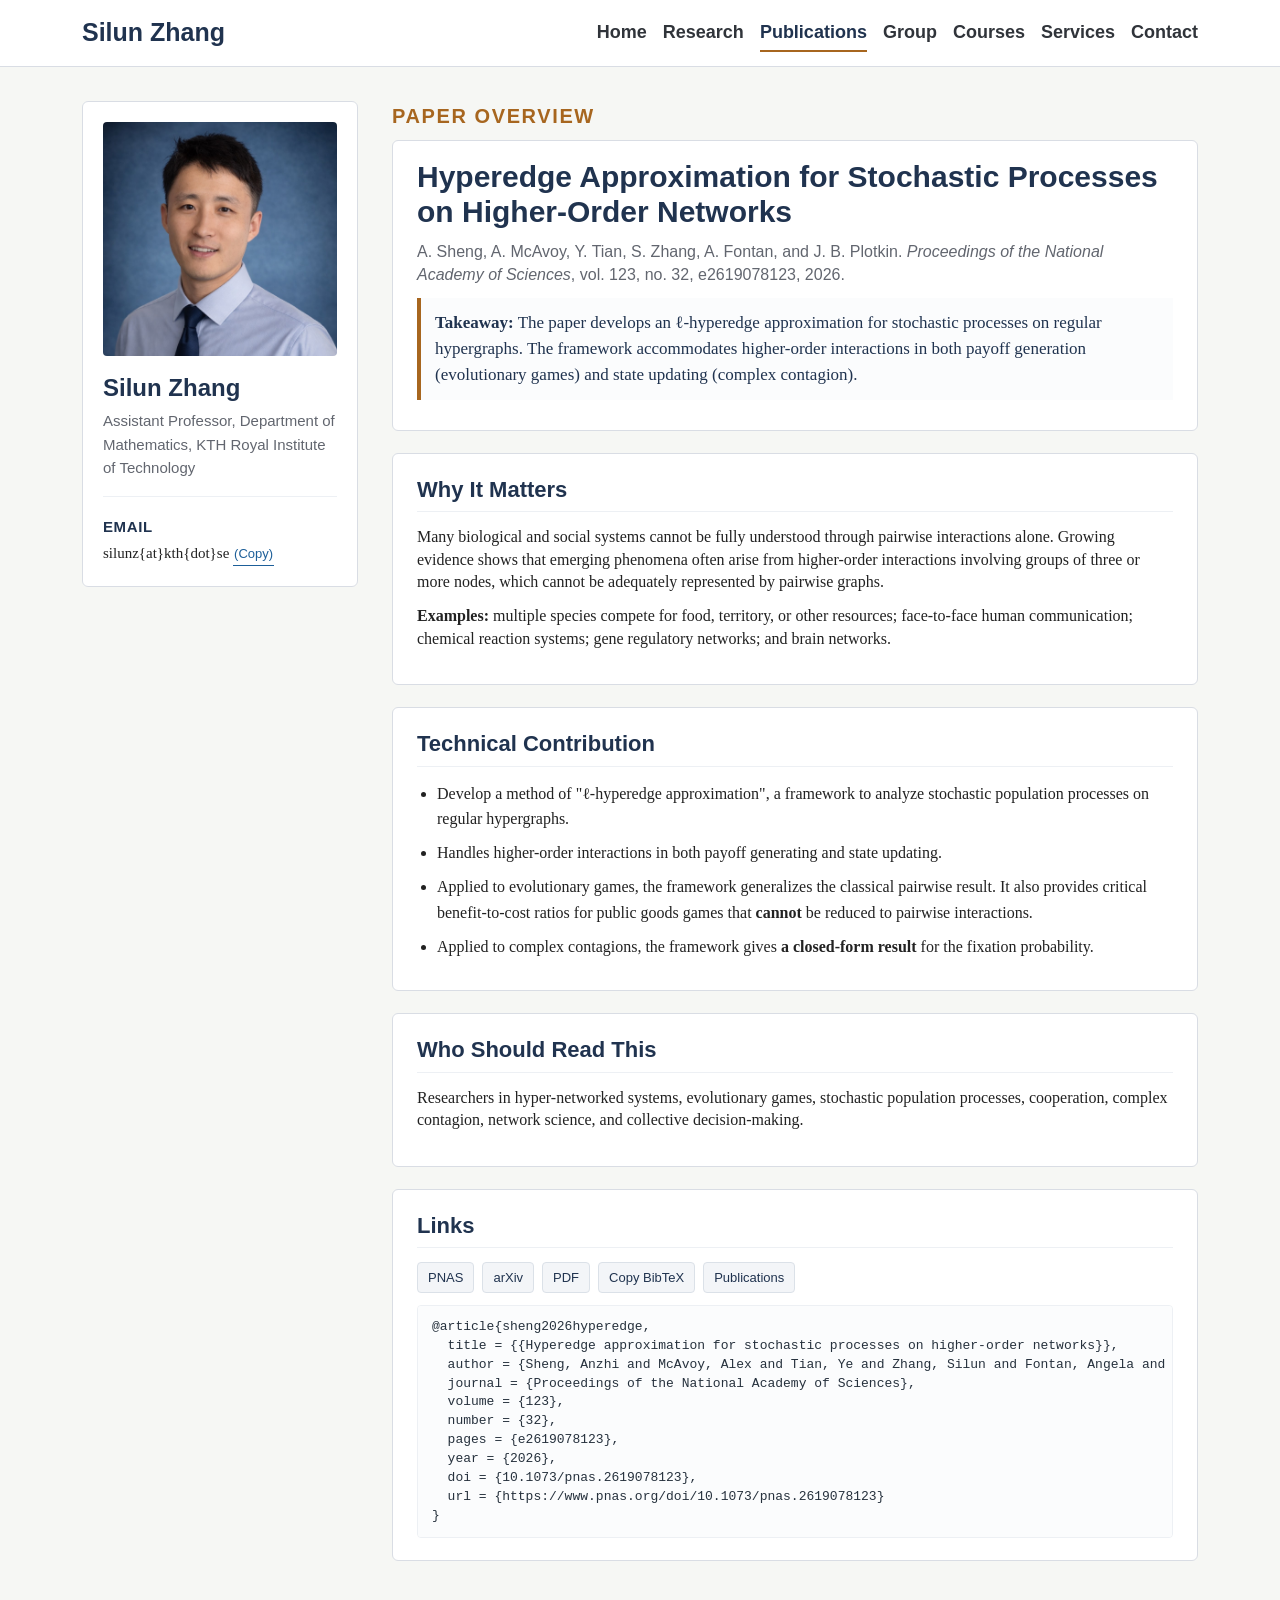
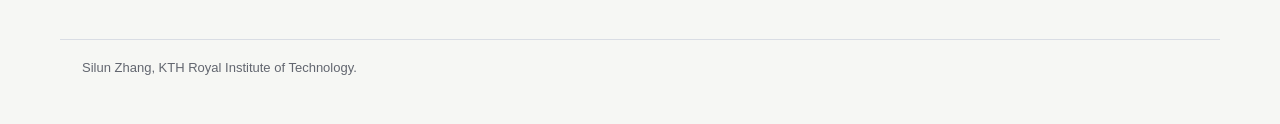
<file: papers/hyperedge-approximation-stochastic-processes.html>
<!doctype html>
<html lang="en">
<head>
  <meta charset="utf-8">
  <meta name="viewport" content="width=device-width, initial-scale=1">
  <title>Hyperedge Approximation for Stochastic Processes on Higher-Order Networks | Silun Zhang</title>
  <meta name="description" content="Overview of Hyperedge approximation for stochastic processes on higher-order networks by A. Sheng, A. McAvoy, Y. Tian, S. Zhang, A. Fontan, and J. B. Plotkin.">
  <meta name="author" content="Silun Zhang">
  <link rel="canonical" href="https://silunzh.github.io/papers/hyperedge-approximation-stochastic-processes.html">
  <link rel="icon" href="../assets/img/favicon.svg" type="image/svg+xml">
  <meta property="og:type" content="article">
  <meta property="og:title" content="Hyperedge Approximation for Stochastic Processes on Higher-Order Networks | Silun Zhang">
  <meta property="og:description" content="Overview of Hyperedge approximation for stochastic processes on higher-order networks by A. Sheng, A. McAvoy, Y. Tian, S. Zhang, A. Fontan, and J. B. Plotkin.">
  <meta property="og:url" content="https://silunzh.github.io/papers/hyperedge-approximation-stochastic-processes.html">
  <meta property="og:image" content="https://silunzh.github.io/assets/img/silun-zhang.jpg">
  <meta name="twitter:card" content="summary">
  <meta name="twitter:title" content="Hyperedge Approximation for Stochastic Processes on Higher-Order Networks | Silun Zhang">
  <meta name="twitter:description" content="Overview of Hyperedge approximation for stochastic processes on higher-order networks by A. Sheng, A. McAvoy, Y. Tian, S. Zhang, A. Fontan, and J. B. Plotkin.">
  <meta property="article:published_time" content="2026-08-05">
  <script type="application/ld+json">
    {
      "@context": "https://schema.org",
      "@type": "ScholarlyArticle",
      "headline": "Hyperedge approximation for stochastic processes on higher-order networks",
      "author": [
        {
          "@type": "Person",
          "name": "Anzhi Sheng"
        },
        {
          "@type": "Person",
          "name": "Alex McAvoy"
        },
        {
          "@type": "Person",
          "name": "Ye Tian"
        },
        {
          "@type": "Person",
          "name": "Silun Zhang",
          "url": "https://silunzh.github.io/"
        },
        {
          "@type": "Person",
          "name": "Angela Fontan"
        },
        {
          "@type": "Person",
          "name": "Joshua B. Plotkin"
        }
      ],
      "datePublished": "2026-08-05",
      "identifier": "https://doi.org/10.1073/pnas.2619078123",
      "url": "https://www.pnas.org/doi/10.1073/pnas.2619078123",
      "sameAs": [
        "https://www.pnas.org/doi/10.1073/pnas.2619078123",
        "https://arxiv.org/abs/2605.23444"
      ],
      "mainEntityOfPage": "https://silunzh.github.io/papers/hyperedge-approximation-stochastic-processes.html",
      "isPartOf": {
        "@type": "PublicationIssue",
        "issueNumber": "32",
        "isPartOf": {
          "@type": "PublicationVolume",
          "volumeNumber": "123",
          "isPartOf": {
            "@type": "Periodical",
            "name": "Proceedings of the National Academy of Sciences",
            "issn": "1091-6490"
          }
        }
      },
      "pagination": "e2619078123",
      "publisher": {
        "@type": "Organization",
        "name": "National Academy of Sciences"
      }
    }
  </script>
  <meta name="citation_title" content="Hyperedge approximation for stochastic processes on higher-order networks">
  <meta name="citation_author" content="Sheng, Anzhi">
  <meta name="citation_author" content="McAvoy, Alex">
  <meta name="citation_author" content="Tian, Ye">
  <meta name="citation_author" content="Zhang, Silun">
  <meta name="citation_author" content="Fontan, Angela">
  <meta name="citation_author" content="Plotkin, Joshua B.">
  <meta name="citation_journal_title" content="Proceedings of the National Academy of Sciences">
  <meta name="citation_volume" content="123">
  <meta name="citation_issue" content="32">
  <meta name="citation_firstpage" content="e2619078123">
  <meta name="citation_doi" content="10.1073/pnas.2619078123">
  <meta name="citation_publication_date" content="2026/08/05">
  <meta name="citation_arxiv_id" content="2605.23444">
  <meta name="citation_pdf_url" content="https://pnas.org/doi/pdf/10.1073/pnas.2619078123">
  <link rel="stylesheet" href="../assets/css/style.css">
</head>
<body>
  <header class="site-header">
    <div class="header-inner">
      <a class="site-title" href="../index.html">Silun Zhang</a>
      <nav class="site-nav" aria-label="Main navigation">
        <a href="../index.html">Home</a>
        <a href="../research.html">Research</a>
        <a class="active" href="../publications.html">Publications</a>
        <a href="../group.html">Group</a>
        <a href="../courses.html">Courses</a>
        <a href="../services.html">Services</a>
        <a href="../contact.html">Contact</a>
      </nav>
    </div>
  </header>

  <div class="page-shell">
    <aside class="profile" aria-label="Profile">
      <img src="../assets/img/silun-zhang.jpg" alt="Silun Zhang">
      <div class="profile-text">
        <p class="profile-name">Silun Zhang</p>
        <p class="role">Assistant Professor, Department of Mathematics, KTH Royal Institute of Technology</p>
        <dl>
          <dt>Email</dt>
          <dd><span data-email-text>silunz{at}kth{dot}se</span> <button class="inline-action js-only" type="button" data-copy="silunz@kth.se">(Copy)</button></dd>
        </dl>
      </div>
    </aside>

    <main>
      <p class="eyebrow">Paper Overview</p>
      <section class="section compact">
        <h1 class="paper-title">Hyperedge Approximation for Stochastic Processes on Higher-Order Networks</h1>
        <p class="paper-authors">A. Sheng, A. McAvoy, Y. Tian, S. Zhang, A. Fontan, and J. B. Plotkin. <em>Proceedings of the National Academy of Sciences</em>, vol. 123, no. 32, e2619078123, 2026.</p>
        <p class="paper-takeaway"><strong>Takeaway:</strong> The paper develops an &ell;-hyperedge approximation for stochastic processes on regular hypergraphs. The framework accommodates higher-order interactions in both payoff generation (evolutionary games) and state updating (complex contagion).</p>
      </section>

      <section class="section">
        <h2>Why It Matters</h2>
        <p>Many biological and social systems cannot be fully understood through pairwise interactions alone. Growing evidence shows that emerging phenomena often arise from higher-order interactions involving groups of three or more nodes, which cannot be adequately represented by pairwise graphs. </p>  
        <p><strong>Examples:</strong> multiple species compete for food, territory, or other resources; face-to-face human communication; chemical reaction systems; gene regulatory networks; and brain networks.</p> 
      </section>

      <section class="section">
        <h2>Technical Contribution</h2>
        <ul class="plain-list">
          <li>Develop a method of "&ell;-hyperedge approximation", a framework to analyze stochastic population processes on regular hypergraphs.</li>
          <li>Handles higher-order interactions in both payoff generating and state updating.</li>
          <li>Applied to evolutionary games, the framework generalizes the classical pairwise result. It also provides critical benefit-to-cost ratios for public goods games that <strong>cannot</strong> be reduced to pairwise interactions.</li>
          <li>Applied to complex contagions, the framework gives <strong>a closed-form result</strong> for the fixation probability.</li>
        </ul>
      </section>

      <section class="section">
        <h2>Who Should Read This</h2>
        <p>Researchers in hyper-networked systems, evolutionary games, stochastic population processes, cooperation, complex contagion, network science, and collective decision-making.</p>
      </section>

      <section class="section">
        <h2>Links</h2>
        <div class="paper-link-row">
          <a class="text-button" href="https://www.pnas.org/doi/10.1073/pnas.2619078123" target="_blank" rel="noreferrer">PNAS</a>
          <a class="text-button" href="https://arxiv.org/abs/2605.23444" target="_blank" rel="noreferrer">arXiv</a>
          <a class="text-button" href="https://pnas.org/doi/pdf/10.1073/pnas.2619078123" target="_blank" rel="noreferrer">PDF</a>
          <button class="text-button js-only" type="button" data-copy-target="bibtex-j9">Copy BibTeX</button>
          <a class="text-button" href="../publications.html">Publications</a>
        </div>
        <pre class="bibtex-block" id="bibtex-j9"><code>@article{sheng2026hyperedge,
  title = {{Hyperedge approximation for stochastic processes on higher-order networks}},
  author = {Sheng, Anzhi and McAvoy, Alex and Tian, Ye and Zhang, Silun and Fontan, Angela and Plotkin, Joshua B.},
  journal = {Proceedings of the National Academy of Sciences},
  volume = {123},
  number = {32},
  pages = {e2619078123},
  year = {2026},
  doi = {10.1073/pnas.2619078123},
  url = {https://www.pnas.org/doi/10.1073/pnas.2619078123}
}</code></pre>
      </section>
    </main>
  </div>

  <footer class="site-footer">
    <p>Silun Zhang, KTH Royal Institute of Technology.</p>
  </footer>
  <script src="../assets/js/google-analytics.js" defer></script>
  <script src="../assets/js/site.js" defer></script>
</body>
</html>
</file>
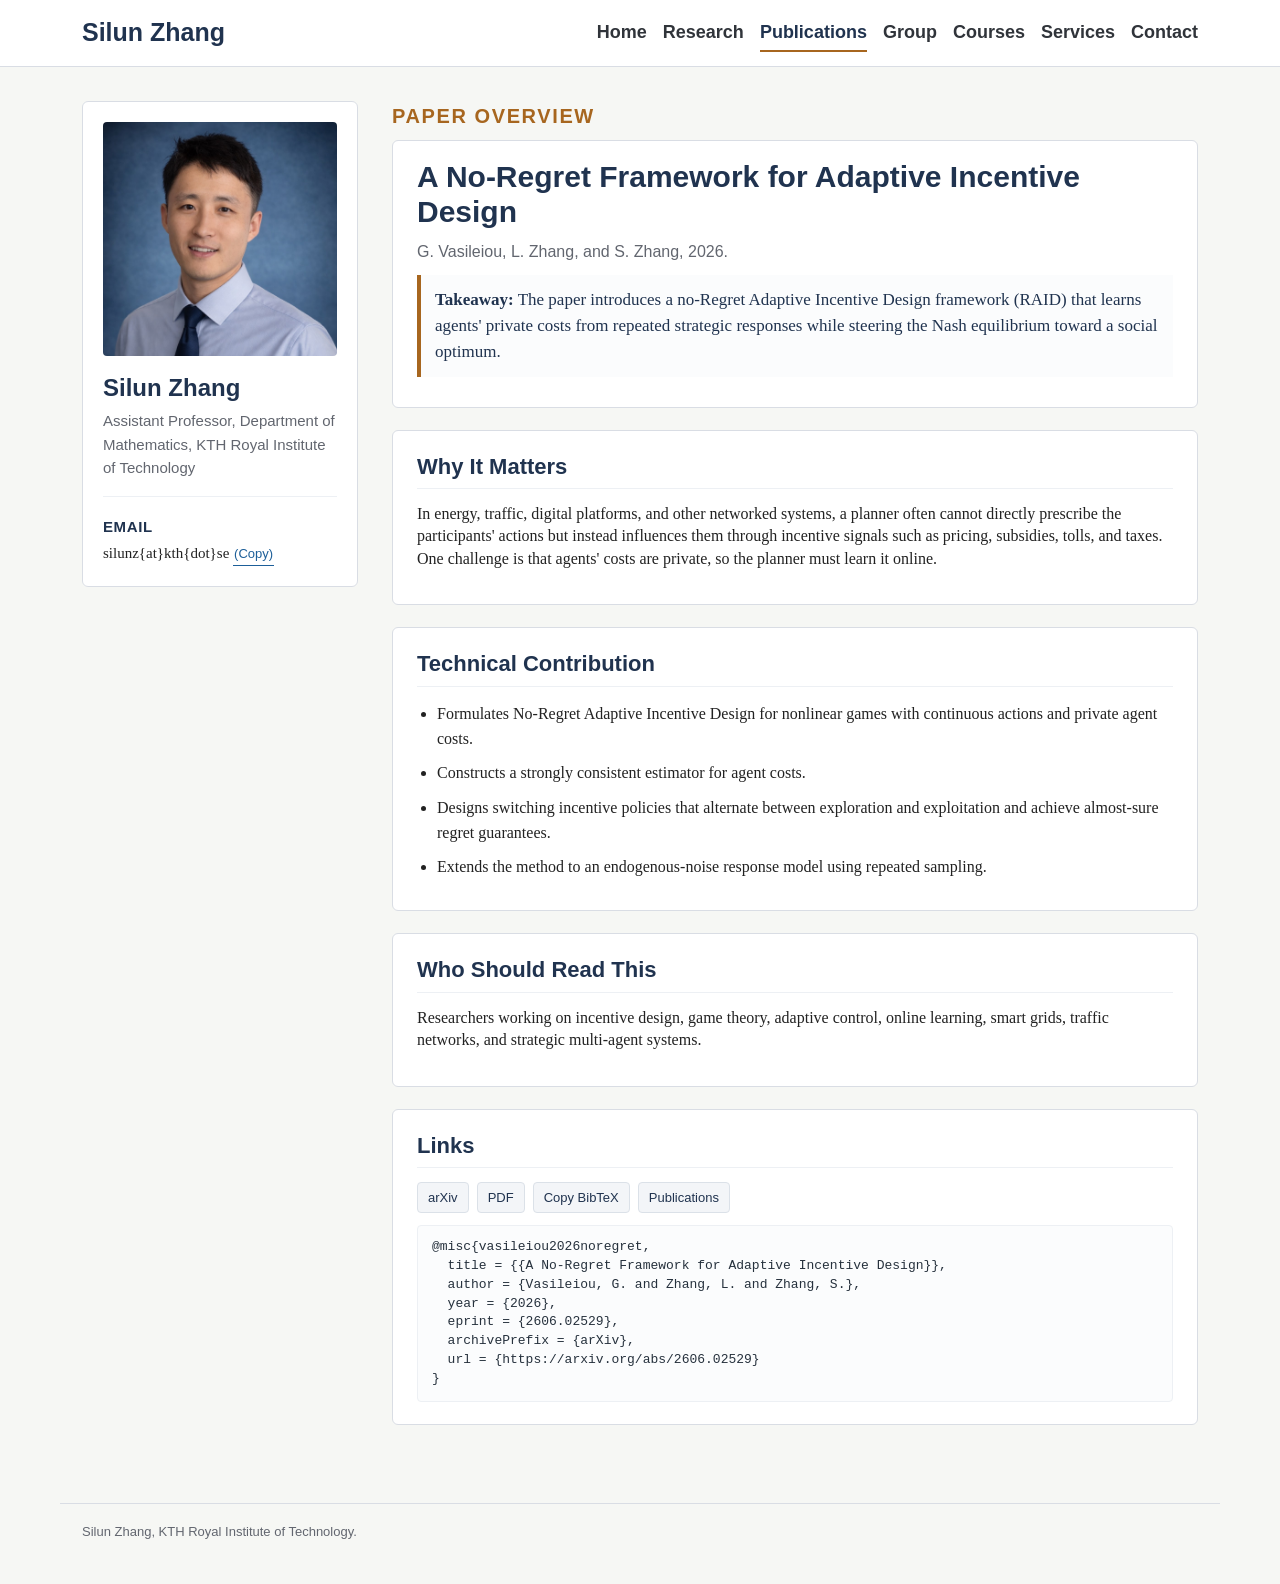
<file: papers/no-regret-adaptive-incentive-design.html>
<!doctype html>
<html lang="en">
<head>
  <meta charset="utf-8">
  <meta name="viewport" content="width=device-width, initial-scale=1">
  <title>A No-Regret Framework for Adaptive Incentive Design | Silun Zhang</title>
  <meta name="description" content="Overview of A No-Regret Framework for Adaptive Incentive Design by G. Vasileiou, L. Zhang, and S. Zhang, with takeaway, contribution, links, and BibTeX.">
  <meta name="author" content="Silun Zhang">
  <link rel="canonical" href="https://silunzh.github.io/papers/no-regret-adaptive-incentive-design.html">
  <link rel="icon" href="../assets/img/favicon.svg" type="image/svg+xml">
  <meta property="og:type" content="article">
  <meta property="og:title" content="A No-Regret Framework for Adaptive Incentive Design | Silun Zhang">
  <meta property="og:description" content="Overview of A No-Regret Framework for Adaptive Incentive Design by G. Vasileiou, L. Zhang, and S. Zhang, with takeaway, contribution, links, and BibTeX.">
  <meta property="og:url" content="https://silunzh.github.io/papers/no-regret-adaptive-incentive-design.html">
  <meta property="og:image" content="https://silunzh.github.io/assets/img/silun-zhang.jpg">
  <meta name="twitter:card" content="summary">
  <meta name="twitter:title" content="A No-Regret Framework for Adaptive Incentive Design | Silun Zhang">
  <meta name="twitter:description" content="Overview of A No-Regret Framework for Adaptive Incentive Design by G. Vasileiou, L. Zhang, and S. Zhang, with takeaway, contribution, links, and BibTeX.">
  <script type="application/ld+json">
    {
      "@context": "https://schema.org",
      "@type": "ScholarlyArticle",
      "headline": "A No-Regret Framework for Adaptive Incentive Design",
      "author": [
        {
          "@type": "Person",
          "name": "Georgios Vasileiou"
        },
        {
          "@type": "Person",
          "name": "Lantian Zhang"
        },
        {
          "@type": "Person",
          "name": "Silun Zhang",
          "url": "https://silunzh.github.io/"
        }
      ],
      "datePublished": "2026",
      "identifier": "arXiv:2606.02529",
      "url": "https://silunzh.github.io/papers/no-regret-adaptive-incentive-design.html",
      "sameAs": "https://arxiv.org/abs/2606.02529",
      "mainEntityOfPage": "https://silunzh.github.io/papers/no-regret-adaptive-incentive-design.html",
      "isPartOf": {
        "@type": "WebSite",
        "name": "Silun Zhang academic homepage",
        "url": "https://silunzh.github.io/"
      }
    }
  </script>
  <meta name="citation_title" content="A No-Regret Framework for Adaptive Incentive Design">
  <meta name="citation_author" content="Vasileiou, G.">
  <meta name="citation_author" content="Zhang, L.">
  <meta name="citation_author" content="Zhang, S.">
  <meta name="citation_publication_date" content="2026">
  <meta name="citation_arxiv_id" content="2606.02529">
  <meta name="citation_pdf_url" content="https://arxiv.org/pdf/2606.02529">
  <link rel="stylesheet" href="../assets/css/style.css">
</head>
<body>
  <header class="site-header">
    <div class="header-inner">
      <a class="site-title" href="../index.html">Silun Zhang</a>
      <nav class="site-nav" aria-label="Main navigation">
        <a href="../index.html">Home</a>
        <a href="../research.html">Research</a>
        <a class="active" href="../publications.html">Publications</a>
        <a href="../group.html">Group</a>
        <a href="../courses.html">Courses</a>
        <a href="../services.html">Services</a>
        <a href="../contact.html">Contact</a>
      </nav>
    </div>
  </header>

  <div class="page-shell">
    <aside class="profile" aria-label="Profile">
      <img src="../assets/img/silun-zhang.jpg" alt="Silun Zhang">
      <div class="profile-text">
        <p class="profile-name">Silun Zhang</p>
        <p class="role">Assistant Professor, Department of Mathematics, KTH Royal Institute of Technology</p>
        <dl>
          <dt>Email</dt>
          <dd><span data-email-text>silunz{at}kth{dot}se</span> <button class="inline-action js-only" type="button" data-copy="silunz@kth.se">(Copy)</button></dd>
        </dl>
      </div>
    </aside>

    <main>
      <p class="eyebrow">Paper Overview</p>
      <section class="section compact">
        <h1 class="paper-title">A No-Regret Framework for Adaptive Incentive Design</h1>
        <p class="paper-authors">G. Vasileiou, L. Zhang, and S. Zhang, 2026.</p>
        <p class="paper-takeaway"><strong>Takeaway:</strong> The paper introduces a no-Regret Adaptive Incentive Design framework (RAID) that learns agents' private costs from repeated strategic responses while steering the Nash equilibrium toward a social optimum.</p>
      </section>

      <section class="section">
        <h2>Why It Matters</h2>
        <p>In energy, traffic, digital platforms, and other networked systems, a planner often cannot directly prescribe the participants' actions but instead influences them through incentive signals such as pricing, subsidies, tolls, and taxes. One challenge is that agents' costs are private, so the planner must learn it online.</p>
      </section>

      <section class="section">
        <h2>Technical Contribution</h2>
        <ul class="plain-list">
          <li>Formulates No-Regret Adaptive Incentive Design for nonlinear games with continuous actions and private agent costs.</li>
          <li>Constructs a strongly consistent estimator for agent costs.</li>
          <li>Designs switching incentive policies that alternate between exploration and exploitation and achieve almost-sure regret guarantees.</li>
          <li>Extends the method to an endogenous-noise response model using repeated sampling.</li>
        </ul>
      </section>

      <section class="section">
        <h2>Who Should Read This</h2>
        <p>Researchers working on incentive design, game theory, adaptive control, online learning, smart grids, traffic networks, and strategic multi-agent systems.</p>
      </section>

      <section class="section">
        <h2>Links</h2>
        <div class="paper-link-row">
          <a class="text-button" href="https://arxiv.org/abs/2606.02529" target="_blank" rel="noreferrer">arXiv</a>
          <a class="text-button" href="https://arxiv.org/pdf/2606.02529" target="_blank" rel="noreferrer">PDF</a>
          <button class="text-button js-only" type="button" data-copy-target="bibtex-p6">Copy BibTeX</button>
          <a class="text-button" href="../publications.html">Publications</a>
        </div>
        <pre class="bibtex-block" id="bibtex-p6"><code>@misc{vasileiou2026noregret,
  title = {{A No-Regret Framework for Adaptive Incentive Design}},
  author = {Vasileiou, G. and Zhang, L. and Zhang, S.},
  year = {2026},
  eprint = {2606.02529},
  archivePrefix = {arXiv},
  url = {https://arxiv.org/abs/2606.02529}
}</code></pre>
      </section>
    </main>
  </div>

  <footer class="site-footer">
    <p>Silun Zhang, KTH Royal Institute of Technology.</p>
  </footer>
  <script src="../assets/js/google-analytics.js" defer></script>
  <script src="../assets/js/site.js" defer></script>
</body>
</html>
</file>
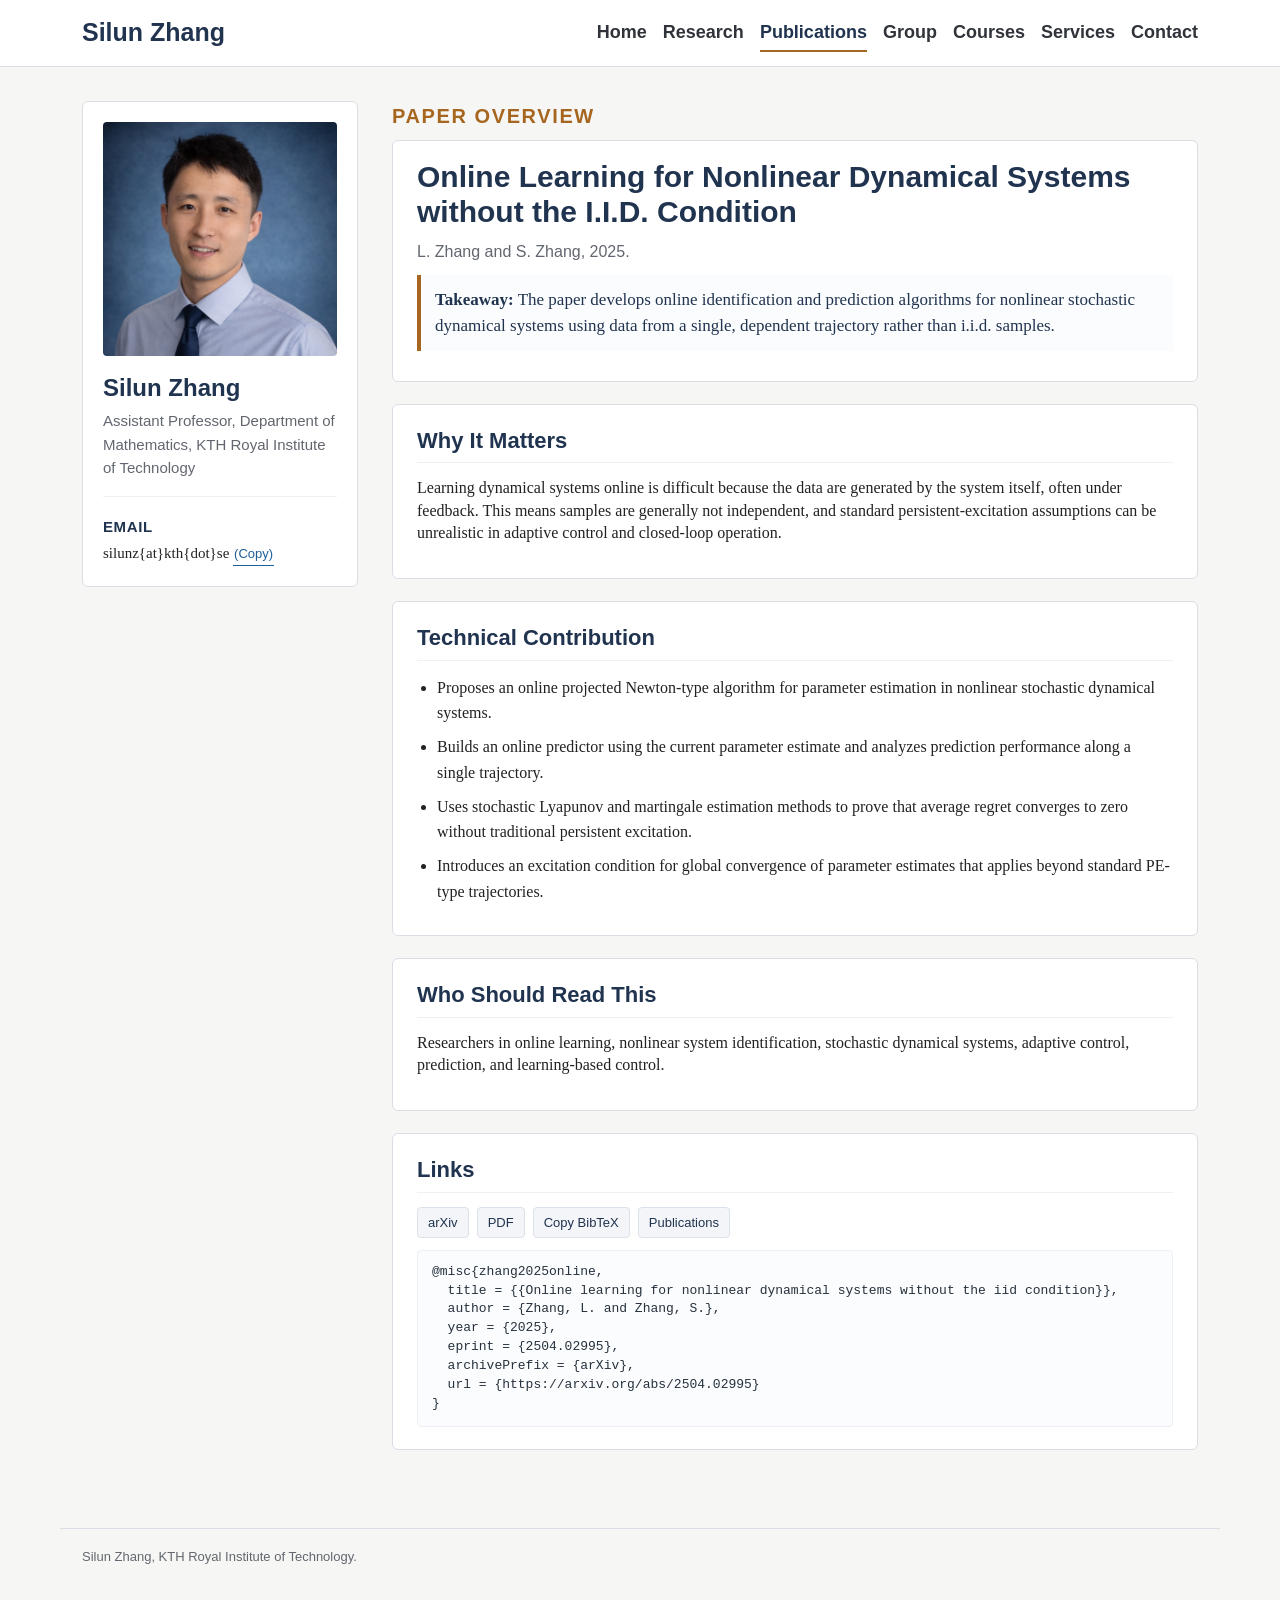
<file: papers/online-learning-nonlinear-systems.html>
<!doctype html>
<html lang="en">
<head>
  <meta charset="utf-8">
  <meta name="viewport" content="width=device-width, initial-scale=1">
  <title>Online Learning for Nonlinear Dynamical Systems without the I.I.D. Condition | Silun Zhang</title>
  <meta name="description" content="Overview of Online Learning for Nonlinear Dynamical Systems without the I.I.D. Condition by L. Zhang and S. Zhang, with takeaway, contribution, links, and BibTeX.">
  <meta name="author" content="Silun Zhang">
  <link rel="canonical" href="https://silunzh.github.io/papers/online-learning-nonlinear-systems.html">
  <link rel="icon" href="../assets/img/favicon.svg" type="image/svg+xml">
  <meta property="og:type" content="article">
  <meta property="og:title" content="Online Learning for Nonlinear Dynamical Systems without the I.I.D. Condition | Silun Zhang">
  <meta property="og:description" content="Overview of Online Learning for Nonlinear Dynamical Systems without the I.I.D. Condition by L. Zhang and S. Zhang, with takeaway, contribution, links, and BibTeX.">
  <meta property="og:url" content="https://silunzh.github.io/papers/online-learning-nonlinear-systems.html">
  <meta property="og:image" content="https://silunzh.github.io/assets/img/silun-zhang.jpg">
  <meta name="twitter:card" content="summary">
  <meta name="twitter:title" content="Online Learning for Nonlinear Dynamical Systems without the I.I.D. Condition | Silun Zhang">
  <meta name="twitter:description" content="Overview of Online Learning for Nonlinear Dynamical Systems without the I.I.D. Condition by L. Zhang and S. Zhang, with takeaway, contribution, links, and BibTeX.">
  <script type="application/ld+json">
    {
      "@context": "https://schema.org",
      "@type": "ScholarlyArticle",
      "headline": "Online Learning for Nonlinear Dynamical Systems without the I.I.D. Condition",
      "author": [
        {
          "@type": "Person",
          "name": "Lantian Zhang"
        },
        {
          "@type": "Person",
          "name": "Silun Zhang",
          "url": "https://silunzh.github.io/"
        }
      ],
      "datePublished": "2025",
      "identifier": "arXiv:2504.02995",
      "url": "https://silunzh.github.io/papers/online-learning-nonlinear-systems.html",
      "sameAs": "https://arxiv.org/abs/2504.02995",
      "mainEntityOfPage": "https://silunzh.github.io/papers/online-learning-nonlinear-systems.html",
      "isPartOf": {
        "@type": "WebSite",
        "name": "Silun Zhang academic homepage",
        "url": "https://silunzh.github.io/"
      }
    }
  </script>
  <meta name="citation_title" content="Online Learning for Nonlinear Dynamical Systems without the I.I.D. Condition">
  <meta name="citation_author" content="Zhang, L.">
  <meta name="citation_author" content="Zhang, S.">
  <meta name="citation_publication_date" content="2025">
  <meta name="citation_arxiv_id" content="2504.02995">
  <meta name="citation_pdf_url" content="https://arxiv.org/pdf/2504.02995">
  <link rel="stylesheet" href="../assets/css/style.css">
</head>
<body>
  <header class="site-header">
    <div class="header-inner">
      <a class="site-title" href="../index.html">Silun Zhang</a>
      <nav class="site-nav" aria-label="Main navigation">
        <a href="../index.html">Home</a>
        <a href="../research.html">Research</a>
        <a class="active" href="../publications.html">Publications</a>
        <a href="../group.html">Group</a>
        <a href="../courses.html">Courses</a>
        <a href="../services.html">Services</a>
        <a href="../contact.html">Contact</a>
      </nav>
    </div>
  </header>

  <div class="page-shell">
    <aside class="profile" aria-label="Profile">
      <img src="../assets/img/silun-zhang.jpg" alt="Silun Zhang">
      <div class="profile-text">
        <p class="profile-name">Silun Zhang</p>
        <p class="role">Assistant Professor, Department of Mathematics, KTH Royal Institute of Technology</p>
        <dl>
          <dt>Email</dt>
          <dd><span data-email-text>silunz{at}kth{dot}se</span> <button class="inline-action js-only" type="button" data-copy="silunz@kth.se">(Copy)</button></dd>
        </dl>
      </div>
    </aside>

    <main>
      <p class="eyebrow">Paper Overview</p>
      <section class="section compact">
        <h1 class="paper-title">Online Learning for Nonlinear Dynamical Systems without the I.I.D. Condition</h1>
        <p class="paper-authors">L. Zhang and S. Zhang, 2025.</p>
        <p class="paper-takeaway"><strong>Takeaway:</strong> The paper develops online identification and prediction algorithms for nonlinear stochastic dynamical systems using data from a single, dependent trajectory rather than i.i.d. samples.</p>
      </section>

      <section class="section">
        <h2>Why It Matters</h2>
        <p>Learning dynamical systems online is difficult because the data are generated by the system itself, often under feedback. This means samples are generally not independent, and standard persistent-excitation assumptions can be unrealistic in adaptive control and closed-loop operation.</p>
      </section>

      <section class="section">
        <h2>Technical Contribution</h2>
        <ul class="plain-list">
          <li>Proposes an online projected Newton-type algorithm for parameter estimation in nonlinear stochastic dynamical systems.</li>
          <li>Builds an online predictor using the current parameter estimate and analyzes prediction performance along a single trajectory.</li>
          <li>Uses stochastic Lyapunov and martingale estimation methods to prove that average regret converges to zero without traditional persistent excitation.</li>
          <li>Introduces an excitation condition for global convergence of parameter estimates that applies beyond standard PE-type trajectories.</li>
        </ul>
      </section>

      <section class="section">
        <h2>Who Should Read This</h2>
        <p>Researchers in online learning, nonlinear system identification, stochastic dynamical systems, adaptive control, prediction, and learning-based control.</p>
      </section>

      <section class="section">
        <h2>Links</h2>
        <div class="paper-link-row">
          <a class="text-button" href="https://arxiv.org/abs/2504.02995" target="_blank" rel="noreferrer">arXiv</a>
          <a class="text-button" href="https://arxiv.org/pdf/2504.02995" target="_blank" rel="noreferrer">PDF</a>
          <button class="text-button js-only" type="button" data-copy-target="bibtex-p2">Copy BibTeX</button>
          <a class="text-button" href="../publications.html">Publications</a>
        </div>
        <pre class="bibtex-block" id="bibtex-p2"><code>@misc{zhang2025online,
  title = {{Online learning for nonlinear dynamical systems without the iid condition}},
  author = {Zhang, L. and Zhang, S.},
  year = {2025},
  eprint = {2504.02995},
  archivePrefix = {arXiv},
  url = {https://arxiv.org/abs/2504.02995}
}</code></pre>
      </section>
    </main>
  </div>

  <footer class="site-footer">
    <p>Silun Zhang, KTH Royal Institute of Technology.</p>
  </footer>
  <script src="../assets/js/google-analytics.js" defer></script>
  <script src="../assets/js/site.js" defer></script>
</body>
</html>
</file>
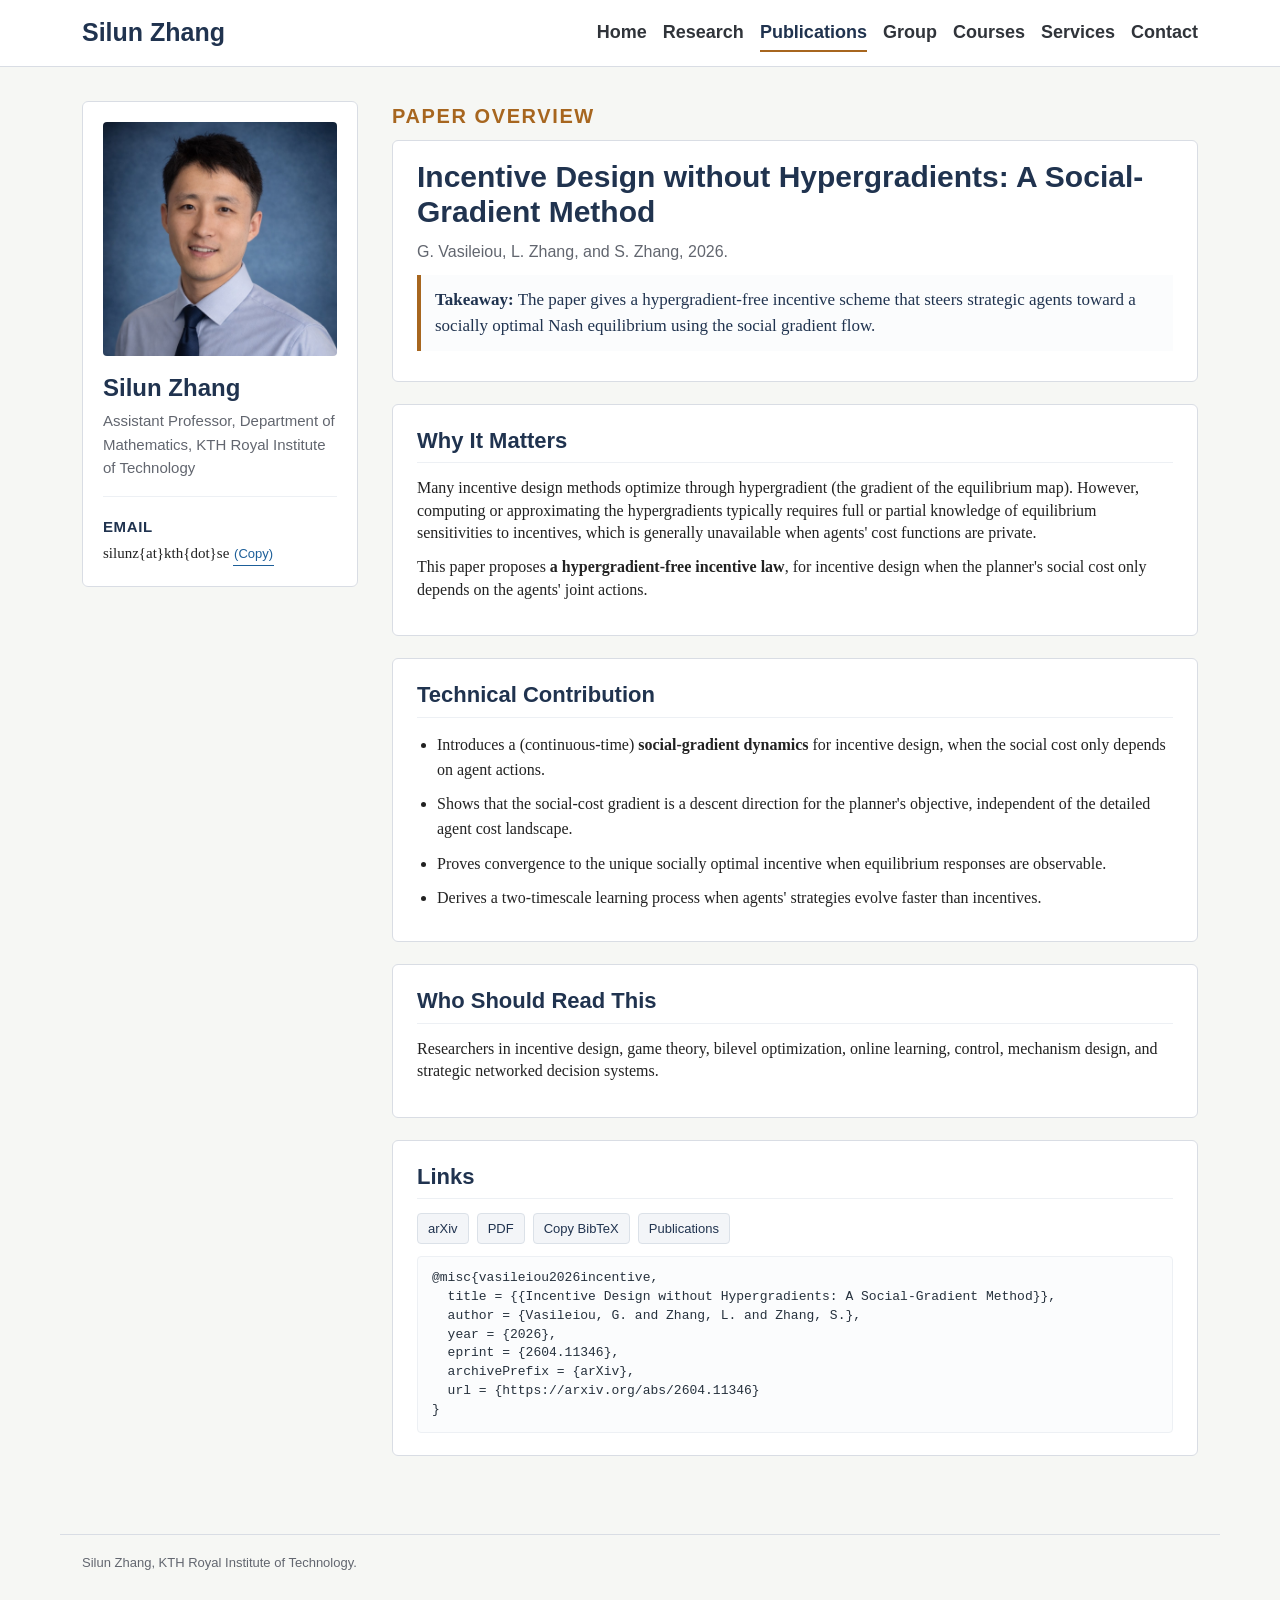
<file: papers/social-gradient-incentive-design.html>
<!doctype html>
<html lang="en">
<head>
  <meta charset="utf-8">
  <meta name="viewport" content="width=device-width, initial-scale=1">
  <title>Incentive Design without Hypergradients: A Social-Gradient Method | Silun Zhang</title>
  <meta name="description" content="Overview of Incentive Design without Hypergradients: A Social-Gradient Method by G. Vasileiou, L. Zhang, and S. Zhang, with takeaway, contribution, links, and BibTeX.">
  <meta name="author" content="Silun Zhang">
  <link rel="canonical" href="https://silunzh.github.io/papers/social-gradient-incentive-design.html">
  <link rel="icon" href="../assets/img/favicon.svg" type="image/svg+xml">
  <meta property="og:type" content="article">
  <meta property="og:title" content="Incentive Design without Hypergradients: A Social-Gradient Method | Silun Zhang">
  <meta property="og:description" content="Overview of Incentive Design without Hypergradients: A Social-Gradient Method by G. Vasileiou, L. Zhang, and S. Zhang, with takeaway, contribution, links, and BibTeX.">
  <meta property="og:url" content="https://silunzh.github.io/papers/social-gradient-incentive-design.html">
  <meta property="og:image" content="https://silunzh.github.io/assets/img/silun-zhang.jpg">
  <meta name="twitter:card" content="summary">
  <meta name="twitter:title" content="Incentive Design without Hypergradients: A Social-Gradient Method | Silun Zhang">
  <meta name="twitter:description" content="Overview of Incentive Design without Hypergradients: A Social-Gradient Method by G. Vasileiou, L. Zhang, and S. Zhang, with takeaway, contribution, links, and BibTeX.">
  <script type="application/ld+json">
    {
      "@context": "https://schema.org",
      "@type": "ScholarlyArticle",
      "headline": "Incentive Design without Hypergradients: A Social-Gradient Method",
      "author": [
        {
          "@type": "Person",
          "name": "Georgios Vasileiou"
        },
        {
          "@type": "Person",
          "name": "Lantian Zhang"
        },
        {
          "@type": "Person",
          "name": "Silun Zhang",
          "url": "https://silunzh.github.io/"
        }
      ],
      "datePublished": "2026",
      "identifier": "arXiv:2604.11346",
      "url": "https://silunzh.github.io/papers/social-gradient-incentive-design.html",
      "sameAs": "https://arxiv.org/abs/2604.11346",
      "mainEntityOfPage": "https://silunzh.github.io/papers/social-gradient-incentive-design.html",
      "isPartOf": {
        "@type": "WebSite",
        "name": "Silun Zhang academic homepage",
        "url": "https://silunzh.github.io/"
      }
    }
  </script>
  <meta name="citation_title" content="Incentive Design without Hypergradients: A Social-Gradient Method">
  <meta name="citation_author" content="Vasileiou, G.">
  <meta name="citation_author" content="Zhang, L.">
  <meta name="citation_author" content="Zhang, S.">
  <meta name="citation_publication_date" content="2026">
  <meta name="citation_arxiv_id" content="2604.11346">
  <meta name="citation_pdf_url" content="https://arxiv.org/pdf/2604.11346">
  <link rel="stylesheet" href="../assets/css/style.css">
</head>
<body>
  <header class="site-header">
    <div class="header-inner">
      <a class="site-title" href="../index.html">Silun Zhang</a>
      <nav class="site-nav" aria-label="Main navigation">
        <a href="../index.html">Home</a>
        <a href="../research.html">Research</a>
        <a class="active" href="../publications.html">Publications</a>
        <a href="../group.html">Group</a>
        <a href="../courses.html">Courses</a>
        <a href="../services.html">Services</a>
        <a href="../contact.html">Contact</a>
      </nav>
    </div>
  </header>

  <div class="page-shell">
    <aside class="profile" aria-label="Profile">
      <img src="../assets/img/silun-zhang.jpg" alt="Silun Zhang">
      <div class="profile-text">
        <p class="profile-name">Silun Zhang</p>
        <p class="role">Assistant Professor, Department of Mathematics, KTH Royal Institute of Technology</p>
        <dl>
          <dt>Email</dt>
          <dd><span data-email-text>silunz{at}kth{dot}se</span> <button class="inline-action js-only" type="button" data-copy="silunz@kth.se">(Copy)</button></dd>
        </dl>
      </div>
    </aside>

    <main>
      <p class="eyebrow">Paper Overview</p>
      <section class="section compact">
        <h1 class="paper-title">Incentive Design without Hypergradients: A Social-Gradient Method</h1>
        <p class="paper-authors">G. Vasileiou, L. Zhang, and S. Zhang, 2026.</p>
        <p class="paper-takeaway"><strong>Takeaway:</strong> The paper gives a hypergradient-free incentive scheme that steers strategic agents toward a socially optimal Nash equilibrium using the social gradient flow.</p>
      </section>

      <section class="section">
        <h2>Why It Matters</h2>
        <p>Many incentive design methods optimize through hypergradient (the gradient of the equilibrium map). However, computing or approximating the hypergradients typically requires full or partial knowledge of equilibrium sensitivities to incentives, which is generally unavailable when agents' cost functions are private.</p> 
        <p>This paper proposes <strong>a hypergradient-free incentive law</strong>, for incentive design when the planner's social cost only depends on the agents' joint actions. </p>
      </section>

      <section class="section">
        <h2>Technical Contribution</h2>
        <ul class="plain-list">
          <li>Introduces a (continuous-time) <strong>social-gradient dynamics</strong> for incentive design, when the social cost only depends on agent actions.</li>
          <li>Shows that the social-cost gradient is a descent direction for the planner's objective, independent of the detailed agent cost landscape.</li>
          <li>Proves convergence to the unique socially optimal incentive when equilibrium responses are observable.</li>
          <li>Derives a two-timescale learning process when agents' strategies evolve faster than incentives.</li>
        </ul>
      </section>

      <section class="section">
        <h2>Who Should Read This</h2>
        <p>Researchers in incentive design, game theory, bilevel optimization, online learning, control, mechanism design, and strategic networked decision systems.</p>
      </section>

      <section class="section">
        <h2>Links</h2>
        <div class="paper-link-row">
          <a class="text-button" href="https://arxiv.org/abs/2604.11346" target="_blank" rel="noreferrer">arXiv</a>
          <a class="text-button" href="https://arxiv.org/pdf/2604.11346" target="_blank" rel="noreferrer">PDF</a>
          <button class="text-button js-only" type="button" data-copy-target="bibtex-p5">Copy BibTeX</button>
          <a class="text-button" href="../publications.html">Publications</a>
        </div>
        <pre class="bibtex-block" id="bibtex-p5"><code>@misc{vasileiou2026incentive,
  title = {{Incentive Design without Hypergradients: A Social-Gradient Method}},
  author = {Vasileiou, G. and Zhang, L. and Zhang, S.},
  year = {2026},
  eprint = {2604.11346},
  archivePrefix = {arXiv},
  url = {https://arxiv.org/abs/2604.11346}
}</code></pre>
      </section>
    </main>
  </div>

  <footer class="site-footer">
    <p>Silun Zhang, KTH Royal Institute of Technology.</p>
  </footer>
  <script src="../assets/js/google-analytics.js" defer></script>
  <script src="../assets/js/site.js" defer></script>
</body>
</html>
</file>
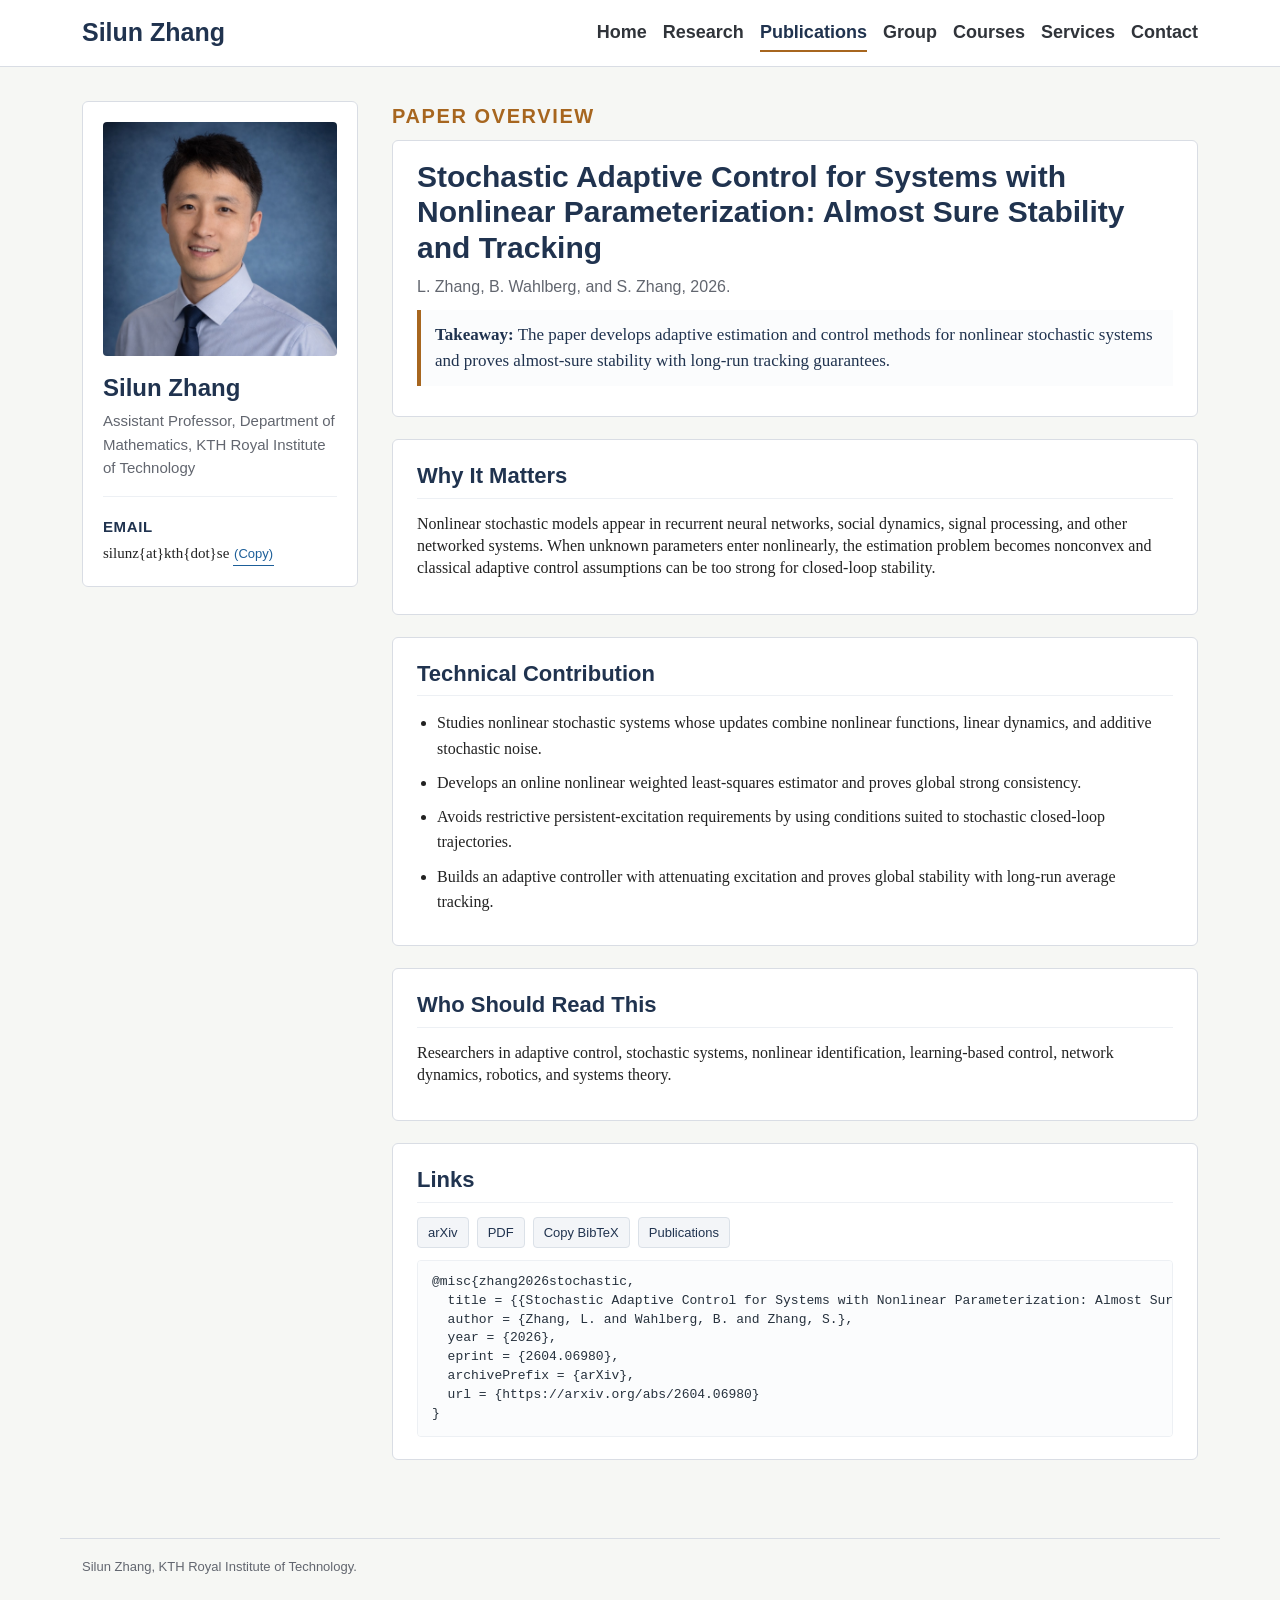
<file: papers/stochastic-adaptive-control-nonlinear-parameterization.html>
<!doctype html>
<html lang="en">
<head>
  <meta charset="utf-8">
  <meta name="viewport" content="width=device-width, initial-scale=1">
  <title>Stochastic Adaptive Control for Systems with Nonlinear Parameterization | Silun Zhang</title>
  <meta name="description" content="Overview of Stochastic Adaptive Control for Systems with Nonlinear Parameterization by L. Zhang, B. Wahlberg, and S. Zhang, with stability and tracking guarantees.">
  <meta name="author" content="Silun Zhang">
  <link rel="canonical" href="https://silunzh.github.io/papers/stochastic-adaptive-control-nonlinear-parameterization.html">
  <link rel="icon" href="../assets/img/favicon.svg" type="image/svg+xml">
  <meta property="og:type" content="article">
  <meta property="og:title" content="Stochastic Adaptive Control for Systems with Nonlinear Parameterization | Silun Zhang">
  <meta property="og:description" content="Overview of Stochastic Adaptive Control for Systems with Nonlinear Parameterization by L. Zhang, B. Wahlberg, and S. Zhang, with stability and tracking guarantees.">
  <meta property="og:url" content="https://silunzh.github.io/papers/stochastic-adaptive-control-nonlinear-parameterization.html">
  <meta property="og:image" content="https://silunzh.github.io/assets/img/silun-zhang.jpg">
  <meta name="twitter:card" content="summary">
  <meta name="twitter:title" content="Stochastic Adaptive Control for Systems with Nonlinear Parameterization | Silun Zhang">
  <meta name="twitter:description" content="Overview of Stochastic Adaptive Control for Systems with Nonlinear Parameterization by L. Zhang, B. Wahlberg, and S. Zhang, with stability and tracking guarantees.">
  <script type="application/ld+json">
    {
      "@context": "https://schema.org",
      "@type": "ScholarlyArticle",
      "headline": "Stochastic Adaptive Control for Systems with Nonlinear Parameterization: Almost Sure Stability and Tracking",
      "author": [
        {
          "@type": "Person",
          "name": "Lantian Zhang"
        },
        {
          "@type": "Person",
          "name": "Bo Wahlberg"
        },
        {
          "@type": "Person",
          "name": "Silun Zhang",
          "url": "https://silunzh.github.io/"
        }
      ],
      "datePublished": "2026",
      "identifier": "arXiv:2604.06980",
      "url": "https://silunzh.github.io/papers/stochastic-adaptive-control-nonlinear-parameterization.html",
      "sameAs": "https://arxiv.org/abs/2604.06980",
      "mainEntityOfPage": "https://silunzh.github.io/papers/stochastic-adaptive-control-nonlinear-parameterization.html",
      "isPartOf": {
        "@type": "WebSite",
        "name": "Silun Zhang academic homepage",
        "url": "https://silunzh.github.io/"
      }
    }
  </script>
  <meta name="citation_title" content="Stochastic Adaptive Control for Systems with Nonlinear Parameterization: Almost Sure Stability and Tracking">
  <meta name="citation_author" content="Zhang, L.">
  <meta name="citation_author" content="Wahlberg, B.">
  <meta name="citation_author" content="Zhang, S.">
  <meta name="citation_publication_date" content="2026">
  <meta name="citation_arxiv_id" content="2604.06980">
  <meta name="citation_pdf_url" content="https://arxiv.org/pdf/2604.06980">
  <link rel="stylesheet" href="../assets/css/style.css">
</head>
<body>
  <header class="site-header">
    <div class="header-inner">
      <a class="site-title" href="../index.html">Silun Zhang</a>
      <nav class="site-nav" aria-label="Main navigation">
        <a href="../index.html">Home</a>
        <a href="../research.html">Research</a>
        <a class="active" href="../publications.html">Publications</a>
        <a href="../group.html">Group</a>
        <a href="../courses.html">Courses</a>
        <a href="../services.html">Services</a>
        <a href="../contact.html">Contact</a>
      </nav>
    </div>
  </header>

  <div class="page-shell">
    <aside class="profile" aria-label="Profile">
      <img src="../assets/img/silun-zhang.jpg" alt="Silun Zhang">
      <div class="profile-text">
        <p class="profile-name">Silun Zhang</p>
        <p class="role">Assistant Professor, Department of Mathematics, KTH Royal Institute of Technology</p>
        <dl>
          <dt>Email</dt>
          <dd><span data-email-text>silunz{at}kth{dot}se</span> <button class="inline-action js-only" type="button" data-copy="silunz@kth.se">(Copy)</button></dd>
        </dl>
      </div>
    </aside>

    <main>
      <p class="eyebrow">Paper Overview</p>
      <section class="section compact">
        <h1 class="paper-title">Stochastic Adaptive Control for Systems with Nonlinear Parameterization: Almost Sure Stability and Tracking</h1>
        <p class="paper-authors">L. Zhang, B. Wahlberg, and S. Zhang, 2026.</p>
        <p class="paper-takeaway"><strong>Takeaway:</strong> The paper develops adaptive estimation and control methods for nonlinear stochastic systems and proves almost-sure stability with long-run tracking guarantees.</p>
      </section>

      <section class="section">
        <h2>Why It Matters</h2>
        <p>Nonlinear stochastic models appear in recurrent neural networks, social dynamics, signal processing, and other networked systems. When unknown parameters enter nonlinearly, the estimation problem becomes nonconvex and classical adaptive control assumptions can be too strong for closed-loop stability.</p>
      </section>

      <section class="section">
        <h2>Technical Contribution</h2>
        <ul class="plain-list">
          <li>Studies nonlinear stochastic systems whose updates combine nonlinear functions, linear dynamics, and additive stochastic noise.</li>
          <li>Develops an online nonlinear weighted least-squares estimator and proves global strong consistency.</li>
          <li>Avoids restrictive persistent-excitation requirements by using conditions suited to stochastic closed-loop trajectories.</li>
          <li>Builds an adaptive controller with attenuating excitation and proves global stability with long-run average tracking.</li>
        </ul>
      </section>

      <section class="section">
        <h2>Who Should Read This</h2>
        <p>Researchers in adaptive control, stochastic systems, nonlinear identification, learning-based control, network dynamics, robotics, and systems theory.</p>
      </section>

      <section class="section">
        <h2>Links</h2>
        <div class="paper-link-row">
          <a class="text-button" href="https://arxiv.org/abs/2604.06980" target="_blank" rel="noreferrer">arXiv</a>
          <a class="text-button" href="https://arxiv.org/pdf/2604.06980" target="_blank" rel="noreferrer">PDF</a>
          <button class="text-button js-only" type="button" data-copy-target="bibtex-p4">Copy BibTeX</button>
          <a class="text-button" href="../publications.html">Publications</a>
        </div>
        <pre class="bibtex-block" id="bibtex-p4"><code>@misc{zhang2026stochastic,
  title = {{Stochastic Adaptive Control for Systems with Nonlinear Parameterization: Almost Sure Stability and Tracking}},
  author = {Zhang, L. and Wahlberg, B. and Zhang, S.},
  year = {2026},
  eprint = {2604.06980},
  archivePrefix = {arXiv},
  url = {https://arxiv.org/abs/2604.06980}
}</code></pre>
      </section>
    </main>
  </div>

  <footer class="site-footer">
    <p>Silun Zhang, KTH Royal Institute of Technology.</p>
  </footer>
  <script src="../assets/js/google-analytics.js" defer></script>
  <script src="../assets/js/site.js" defer></script>
</body>
</html>
</file>
<file: assets/css/style.css>
:root {
  --text: #222222;
  --muted: #62666f;
  --line: #d9dde4;
  --soft-line: #edf0f4;
  --paper: #ffffff;
  --wash: #f6f7f4;
  --accent: #2f4a71;
  --accent-dark: #20334f;
  --warm: #a7661f;
  --link: #1d5f99;
  --max-width: 1160px;
  --sidebar: 276px;
  --font-serif: Charter, Georgia, Cambria, "Times New Roman", serif;
  --font-nav: -apple-system, BlinkMacSystemFont, "Segoe UI", Roboto, Helvetica, Arial, sans-serif;
}

* {
  box-sizing: border-box;
}

html {
  background: var(--wash);
  color: var(--text);
  font-family: var(--font-serif);
  line-height: 1.58;
}

body {
  margin: 0;
}

[hidden] {
  display: none !important;
}

a {
  color: var(--link);
  text-decoration: none;
}

a:hover,
a:focus {
  color: var(--accent-dark);
  text-decoration: underline;
}

.site-header {
  background: var(--paper);
  border-bottom: 1px solid var(--line);
  position: sticky;
  top: 0;
  z-index: 10;
}

.scroll-progress {
  background: var(--warm);
  height: 3px;
  left: 0;
  position: fixed;
  top: 0;
  transform: scaleX(0);
  transform-origin: left center;
  width: 100%;
  z-index: 20;
}

.header-inner {
  align-items: center;
  display: flex;
  gap: 24px;
  justify-content: space-between;
  margin: 0 auto;
  max-width: var(--max-width);
  padding: 13px 22px;
}

.site-title {
  color: var(--accent-dark);
  font-family: var(--font-nav);
  font-size: 25px;
  font-weight: 700;
  letter-spacing: 0;
  white-space: nowrap;
}

.site-nav {
  display: flex;
  flex-wrap: wrap;
  gap: 6px 16px;
  justify-content: flex-end;
}

.site-nav a {
  border-bottom: 2px solid transparent;
  color: #30343a;
  font-family: var(--font-nav);
  font-size: 18px;
  font-weight: 600;
  letter-spacing: 0;
  padding: 4px 0;
}

.site-nav a.active,
.site-nav a:hover,
.site-nav a:focus {
  border-bottom-color: var(--warm);
  color: var(--accent-dark);
  text-decoration: none;
}

.page-shell {
  display: grid;
  gap: 34px;
  grid-template-columns: var(--sidebar) minmax(0, 1fr);
  margin: 0 auto;
  max-width: var(--max-width);
  padding: 34px 22px 56px;
}

.profile {
  align-self: start;
  background: var(--paper);
  border: 1px solid var(--line);
  border-radius: 6px;
  max-height: calc(100vh - 92px);
  overflow: auto;
  padding: 20px;
  position: sticky;
  top: 72px;
}

.profile img {
  aspect-ratio: 1;
  border-radius: 4px;
  display: block;
  object-fit: cover;
  object-position: center 25%;
  width: 100%;
}

.profile h1,
.profile-name {
  color: var(--accent-dark);
  font-family: Arial, Helvetica, sans-serif;
  font-size: 24px;
  line-height: 1.15;
  margin: 18px 0 8px;
  font-weight: 700;
}

.profile .role {
  color: var(--muted);
  font-family: Arial, Helvetica, sans-serif;
  font-size: 15px;
  margin: 0 0 16px;
}

.profile dl {
  border-top: 1px solid var(--soft-line);
  margin: 16px 0 0;
  padding-top: 8px;
}

.profile dt {
  color: var(--accent-dark);
  font-family: Arial, Helvetica, sans-serif;
  font-size: 15px;
  font-weight: 700;
  letter-spacing: 0.04em;
  margin-top: 10px;
  text-transform: uppercase;
}

.profile dd {
  font-size: 15px;
  margin: 3px 0 0;
}

.profile-links {
  border-top: 1px solid var(--soft-line);
  display: flex;
  flex-wrap: wrap;
  gap: 8px;
  list-style: none;
  margin: 18px 0 0;
  padding: 16px 0 0;
}

.profile-link-columns {
  display: block;
}

.profile-link-heading {
  color: var(--accent-dark);
  display: block;
  font-family: Arial, Helvetica, sans-serif;
  font-size: 15px;
  font-weight: 700;
  letter-spacing: 0.04em;
  margin: 0 0 10px;
  text-transform: uppercase;
}

.profile-link-grid {
  display: grid;
  gap: 8px;
  grid-template-columns: repeat(2, minmax(0, 1fr));
}

.profile-link-column {
  display: grid;
  gap: 8px;
  min-width: 0;
}

.profile-links a,
.profile-links .text-button,
.quick-links a {
  background: #f3f5f8;
  border: 1px solid #dbe1e8;
  border-radius: 4px;
  color: var(--accent-dark);
  display: inline-flex;
  font-family: Arial, Helvetica, sans-serif;
  font-size: 15px;
  line-height: 1;
  padding: 8px 10px;
}

.profile-link-columns a {
  font-size: 13px;
  justify-content: center;
  line-height: 1.2;
  min-width: 0;
  padding-left: 6px;
  padding-right: 6px;
  text-align: center;
  white-space: nowrap;
  width: 100%;
}

.profile-links a:hover,
.profile-links .text-button:hover,
.quick-links a:hover {
  background: #e9edf3;
  text-decoration: none;
}

button {
  font: inherit;
}

.text-button,
.inline-action {
  cursor: pointer;
}

.text-button {
  background: #f3f5f8;
  border: 1px solid #dbe1e8;
  border-radius: 4px;
  color: var(--accent-dark);
  font-family: Arial, Helvetica, sans-serif;
  font-size: 13px;
  line-height: 1;
  padding: 8px 10px;
}

.text-button:hover,
.text-button:focus,
.inline-action:hover,
.inline-action:focus {
  background: #e9edf3;
}

.inline-action {
  background: transparent;
  border: 0;
  border-bottom: 1px solid currentColor;
  color: var(--link);
  font-family: Arial, Helvetica, sans-serif;
  font-size: 13px;
  padding: 0 1px 1px;
}

.contact-line {
  color: var(--muted);
  font-size: 15px;
}

main {
  min-width: 0;
}

.eyebrow {
  color: var(--warm);
  font-family: Arial, Helvetica, sans-serif;
  font-size: 20px;
  font-weight: 700;
  letter-spacing: 0.08em;
  margin: 0 0 8px;
  text-transform: uppercase;
}

.publications-heading-row {
  align-items: center;
  display: flex;
  gap: 12px;
  justify-content: space-between;
  margin-bottom: 8px;
}

.publications-heading-row .eyebrow {
  margin-bottom: 0;
}

.publications-download {
  display: inline-flex;
  flex: 0 0 auto;
  text-decoration: none;
  white-space: nowrap;
}

.page-title {
  color: var(--accent-dark);
  font-family: Arial, Helvetica, sans-serif;
  font-size: 34px;
  line-height: 1.15;
  margin: 0 0 16px;
}

.lede {
  font-size: 18px;
  line-height: 1.55;
  margin: 0 0 22px;
}

.section {
  background: var(--paper);
  border: 1px solid var(--line);
  border-radius: 6px;
  font-size: 16px;
  line-height: 1.4;
  margin: 0 0 22px;
  padding: 22px 24px;
  scroll-margin-top: 86px;
}

.section.compact {
  padding-bottom: 18px;
  padding-top: 18px;
}

.section h2 {
  border-bottom: 1px solid var(--soft-line);
  color: var(--accent-dark);
  font-family: Arial, Helvetica, sans-serif;
  font-size: 22px;
  line-height: 1.25;
  margin: 0 0 14px;
  padding-bottom: 8px;
}

.section h3 {
  color: var(--accent-dark);
  font-family: Arial, Helvetica, sans-serif;
  font-size: 18px;
  line-height: 1.35;
  margin: 20px 0 8px;
}

.section h3:first-child {
  margin-top: 0;
}

.section p {
  margin: 0 0 12px;
}

.section li {
  line-height: 1.58;
}

.section-topline {
  align-items: center;
  border-bottom: 1px solid var(--soft-line);
  display: flex;
  gap: 16px;
  justify-content: space-between;
  margin: 0 0 14px;
  padding-bottom: 8px;
}

.section-topline h2 {
  border-bottom: 0;
  margin: 0;
  padding-bottom: 0;
}

.section-tools {
  align-items: center;
  display: flex;
  gap: 8px;
}

.news-filter {
  background: #fbfcfd;
  border: 1px solid #dbe1e8;
  border-radius: 4px;
  color: var(--text);
  font-family: Arial, Helvetica, sans-serif;
  font-size: 15px;
  min-height: 32px;
  padding: 6px 9px;
  width: 160px;
}

.news-filter:focus {
  border-color: var(--warm);
  outline: 2px solid rgba(167, 102, 31, 0.16);
  outline-offset: 1px;
}

.quick-links {
  align-items: center;
  display: flex;
  flex-wrap: wrap;
  gap: 9px;
  margin-top: 14px;
}

.paper-links {
  align-items: center;
  border-top: 1px solid var(--soft-line);
  display: flex;
  flex-wrap: wrap;
  gap: 9px;
  margin-top: 16px;
  padding-top: 14px;
}

.paper-links a {
  border: 1px solid #dbe1e8;
  border-radius: 4px;
  color: var(--accent-dark);
  display: inline-flex;
  font-family: Arial, Helvetica, sans-serif;
  font-size: 13px;
  line-height: 1.25;
  padding: 7px 9px;
}

.paper-links a:hover {
  background: #f3f5f8;
  text-decoration: none;
}

.quick-label {
  color: var(--muted);
  font-family: Arial, Helvetica, sans-serif;
  font-size: 13px;
  font-weight: 700;
  text-transform: uppercase;
}

.split {
  display: grid;
  gap: 22px;
  grid-template-columns: minmax(0, 1.15fr) minmax(230px, 0.85fr);
}

.central-question {
  align-items: center;
  background: #fbfdf9;
  border-top: 1px solid #dfe9dc;
  color: #2d6f2b;
  display: grid;
  gap: 24px;
  grid-template-columns: 128px minmax(0, 1fr);
  margin-top: 22px;
  padding: 24px 4px 2px;
}

.central-question-icon {
  color: #2f7047;
  display: block;
  height: auto;
  justify-self: center;
  max-width: 118px;
  width: 100%;
}

.central-question-copy {
  min-width: 0;
}

.central-question-title {
  color: #2d6f2b;
  font-family: Arial, Helvetica, sans-serif;
  font-size: 19px;
  line-height: 1.35;
  margin: 0 0 24px;
  padding-left: 22px;
  position: relative;
}

.central-question-title::before {
  background: #202020;
  content: "";
  height: 6px;
  left: 0;
  position: absolute;
  top: 0.62em;
  width: 6px;
}

.central-question-title strong {
  font-weight: 800;
}

.central-question-text {
  color: #327329;
  font-family: Arial, Helvetica, sans-serif;
  font-size: 20px;
  line-height: 1.48;
  margin: 0;
}

.research-feature {
  align-items: start;
  display: block;
}

.research-copy {
  min-width: 0;
}

.research-copy p:last-child {
  margin-bottom: 0;
}

#incentives {
  align-items: start;
  column-gap: 24px;
  display: grid;
  grid-template-columns: minmax(0, 1fr) 250px;
}

#incentives h2,
#incentives .paper-links {
  grid-column: 1 / -1;
}

#incentives .research-feature {
  grid-column: 1;
}

#incentives .topic-visual {
  align-self: start;
  border-top: 0;
  grid-column: 2;
  margin-top: 0;
  padding-top: 0;
}

#incentives .topic-figure-portrait {
  max-width: 250px;
}

#incentives .topic-figure figcaption {
  text-align: left;
}

.topic-visual {
  border-top: 1px solid var(--soft-line);
  margin-top: 18px;
  padding-top: 16px;
}

.topic-visual-grid {
  display: grid;
  gap: 18px;
  grid-template-columns: repeat(2, minmax(0, 1fr));
}

.topic-figure {
  margin: 0;
  min-width: 0;
}

.topic-figure-wide {
  margin-left: auto;
  margin-right: auto;
  max-width: 620px;
}

#moments .topic-figure-wide {
  max-width: 60%;
}

#privacy .topic-figure-wide {
  max-width: 70%;
}

.topic-figure-portrait {
  margin-left: auto;
  margin-right: auto;
  max-width: 300px;
}

.topic-figure img {
  background: #ffffff;
  border: 1px solid var(--soft-line);
  border-radius: 4px;
  display: block;
  height: auto;
  max-width: 100%;
  width: 100%;
}

.topic-figure figcaption {
  color: var(--muted);
  font-family: Arial, Helvetica, sans-serif;
  font-size: 13px;
  line-height: 1.35;
  margin: 7px auto 0;
  max-width: 58ch;
  text-align: center;
}

.mini-grid {
  display: grid;
  gap: 16px;
  grid-template-columns: repeat(2, minmax(0, 1fr));
}

.facts {
  border-left: 4px solid var(--warm);
  color: var(--muted);
  font-size: 15px;
  margin: 0;
  padding-left: 14px;
}

.research-note {
  background: #fbfcfd;
  border-left: 4px solid var(--warm);
  color: var(--muted);
  font-size: 15px;
  padding: 10px 12px;
}

.news-list,
.plain-list,
.pub-list {
  margin: 0;
  padding-left: 20px;
}

.news-list {
  transition: opacity 160ms ease;
}

.news-actions {
  border-top: 1px solid var(--soft-line);
  display: flex;
  justify-content: flex-end;
  margin-top: 10px;
  padding-top: 12px;
}

.news-list li,
.plain-list li,
.pub-list li {
  margin-bottom: 9px;
}

.pub-list {
  counter-reset: item;
  list-style: none;
  padding-left: 0;
}

.pub-list li {
  border-bottom: 1px solid var(--soft-line);
  padding: 0 0 10px;
}

.pub-list li:last-child {
  border-bottom: 0;
  padding-bottom: 0;
}

.pub-actions {
  align-items: center;
  gap: 6px;
  margin-left: 6px;
  vertical-align: baseline;
}

.pub-copy {
  font-size: 12px;
  padding: 5px 7px;
}

.pub-overview {
  display: inline-flex;
  font-size: 12px;
  margin-left: 6px;
  padding: 5px 7px;
  vertical-align: baseline;
}

.pub-overview:hover,
.pub-overview:focus {
  text-decoration: none;
}

.pub-slides {
  background: var(--warm);
  border-color: var(--warm);
  color: #ffffff;
  font-weight: 700;
  box-shadow: 0 1px 2px rgba(42, 31, 18, 0.18);
}

.pub-slides:hover,
.pub-slides:focus {
  background: #895116;
  border-color: #895116;
  color: #ffffff;
}

.tag {
  color: var(--warm);
  font-family: Arial, Helvetica, sans-serif;
  font-size: 13px;
  font-weight: 700;
  white-space: nowrap;
}

.meta {
  color: var(--muted);
  font-family: Arial, Helvetica, sans-serif;
  font-size: 13px;
}

.member-list {
  list-style: none;
  margin: 0;
  padding: 0;
}

.member-list li {
  border-bottom: 1px solid var(--soft-line);
  padding: 10px 0;
}

.member-list li:first-child {
  padding-top: 0;
}

.member-list li:last-child {
  border-bottom: 0;
  padding-bottom: 0;
}

.source-note {
  color: var(--muted);
  font-family: Arial, Helvetica, sans-serif;
  font-size: 13px;
  margin-top: 18px;
}

.result-note {
  color: var(--muted);
  font-family: Arial, Helvetica, sans-serif;
  font-size: 13px;
  margin-top: 12px;
}

.paper-title {
  color: var(--accent-dark);
  font-family: Arial, Helvetica, sans-serif;
  font-size: 30px;
  line-height: 1.18;
  margin: 0 0 10px;
}

.paper-authors {
  color: var(--muted);
  font-family: Arial, Helvetica, sans-serif;
  font-size: 16px;
  line-height: 1.45;
  margin: 0 0 14px;
}

.paper-takeaway {
  background: #fbfcfd;
  border-left: 4px solid var(--warm);
  color: var(--accent-dark);
  font-size: 17px;
  line-height: 1.52;
  margin: 16px 0 0;
  padding: 12px 14px;
}

.paper-link-row {
  align-items: center;
  display: flex;
  flex-wrap: wrap;
  gap: 8px;
  margin-top: 12px;
}

.bibtex-block {
  background: #fbfcfd;
  border: 1px solid var(--soft-line);
  border-radius: 4px;
  color: #26313d;
  font-family: ui-monospace, SFMono-Regular, Menlo, Monaco, Consolas, "Liberation Mono", monospace;
  font-size: 13px;
  line-height: 1.45;
  margin: 12px 0 0;
  overflow: auto;
  padding: 12px 14px;
  white-space: pre;
}

.js-only {
  display: none !important;
}

.js .js-only {
  display: initial !important;
}

.js .pub-actions.js-only {
  display: inline-flex !important;
}

.js .section-tools.js-only {
  display: flex !important;
}

.js .scroll-progress.js-only {
  display: block !important;
}

.js .scroll-top.js-only {
  display: block !important;
}

.scroll-top {
  background: var(--accent-dark);
  border: 1px solid rgba(255, 255, 255, 0.5);
  border-radius: 999px;
  bottom: 22px;
  box-shadow: 0 10px 24px rgba(18, 28, 42, 0.22);
  color: #ffffff;
  cursor: pointer;
  font-family: Arial, Helvetica, sans-serif;
  font-size: 13px;
  opacity: 0;
  padding: 10px 13px;
  pointer-events: none;
  position: fixed;
  right: 22px;
  transform: translateY(8px);
  transition: opacity 160ms ease, transform 160ms ease;
  z-index: 11;
}

.scroll-top.is-visible {
  opacity: 1;
  pointer-events: auto;
  transform: translateY(0);
}

.site-footer {
  align-items: center;
  border-top: 1px solid var(--line);
  color: var(--muted);
  display: flex;
  flex-wrap: wrap;
  font-family: Arial, Helvetica, sans-serif;
  font-size: 13px;
  gap: 10px 16px;
  justify-content: space-between;
  margin: 0 auto;
  max-width: var(--max-width);
  padding: 18px 22px 34px;
}

.site-footer p {
  margin: 0;
}

.visit-counter {
  display: inline-flex;
  line-height: 1;
}

.visit-counter:hover,
.visit-counter:focus {
  text-decoration: none;
}

.visit-counter img {
  display: block;
  height: 20px;
  max-width: 100%;
}

@media (max-width: 900px) {
  .header-inner {
    align-items: flex-start;
    flex-direction: column;
    gap: 10px;
  }

  .site-nav {
    justify-content: flex-start;
  }

  .page-shell {
    grid-template-columns: 1fr;
  }

  .section {
    scroll-margin-top: 148px;
  }

  .profile {
    display: grid;
    gap: 18px;
    grid-template-columns: 150px minmax(0, 1fr);
    max-height: none;
    overflow: visible;
    position: static;
  }

  .profile img {
    align-self: start;
  }

  .profile-text {
    min-width: 0;
  }

  .split,
  .central-question,
  .research-feature,
  .mini-grid {
    grid-template-columns: 1fr;
  }

  #incentives {
    display: block;
  }

  #incentives .topic-visual {
    border-top: 1px solid var(--soft-line);
    margin-top: 18px;
    padding-top: 16px;
  }

  #incentives .topic-figure figcaption {
    text-align: center;
  }

  #moments .topic-figure-wide,
  #privacy .topic-figure-wide {
    max-width: 100%;
  }

  .central-question {
    align-items: start;
    padding-top: 20px;
  }

  .central-question-icon {
    justify-self: start;
    max-width: 96px;
  }

  .section-topline {
    align-items: flex-start;
    flex-direction: column;
  }

  .section-tools {
    width: 100%;
  }

  .news-filter {
    flex: 1;
    min-width: 0;
    width: auto;
  }
}

@media (max-width: 560px) {
  .publications-download {
    font-size: 12px;
    line-height: 1.2;
    max-width: 140px;
    padding: 6px 8px;
    text-align: center;
    white-space: normal;
  }

  .page-shell {
    padding: 22px 14px 44px;
  }

  .profile {
    gap: 14px;
    grid-template-columns: 118px minmax(0, 1fr);
    padding: 14px;
  }

  .profile img {
    max-width: 118px;
  }

  .profile h1,
  .profile-name {
    font-size: 22px;
    margin-top: 0;
  }

  .profile .role {
    margin-bottom: 10px;
  }

  .profile dl {
    margin-top: 10px;
    padding-top: 10px;
  }

  .profile dt {
    margin-top: 8px;
  }

  .profile-links {
    grid-column: 1 / -1;
    margin-top: 10px;
    padding-top: 12px;
  }

  .page-title {
    font-size: 29px;
  }

  .section {
    padding: 18px;
    scroll-margin-top: 154px;
  }

  .central-question {
    gap: 14px;
    margin-top: 18px;
  }

  .central-question-title {
    font-size: 17px;
    margin-bottom: 14px;
  }

  .central-question-text {
    font-size: 17px;
  }

  .topic-visual-grid {
    grid-template-columns: 1fr;
  }

  .topic-figure-portrait {
    max-width: 260px;
  }

  .scroll-top {
    bottom: 14px;
    right: 14px;
  }
}

@media (prefers-reduced-motion: reduce) {
  .news-list,
  .scroll-top {
    transition: none;
  }
}
</file>
